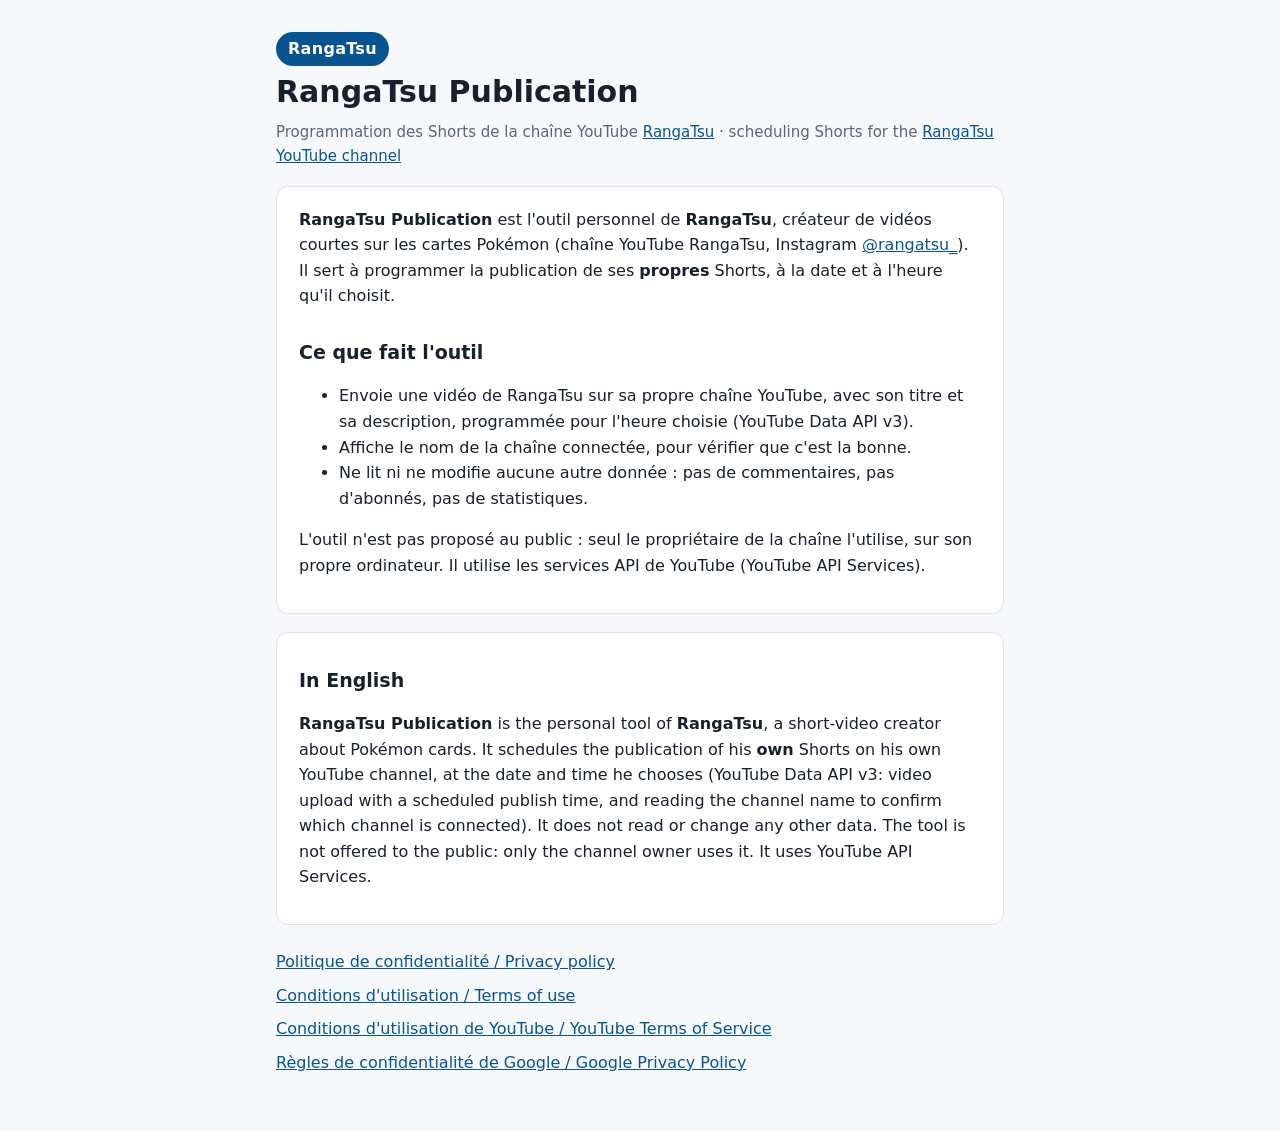
<file: index.html>
<!doctype html>
<html lang="fr">
<head>
<meta charset="utf-8">
<meta name="viewport" content="width=device-width, initial-scale=1">
<title>RangaTsu Publication</title>
<meta name="description" content="RangaTsu Publication : l'outil personnel de RangaTsu pour programmer la publication de ses propres Shorts.">
<link rel="stylesheet" href="style.css">
</head>
<body>
<main>
  <header>
    <p class="marque">RangaTsu</p>
    <h1>RangaTsu Publication</h1>
    <p class="sous-titre">Programmation des Shorts de la chaîne YouTube <a href="https://www.youtube.com/@rangatsuofficiel">RangaTsu</a> ·
      scheduling Shorts for the <a href="https://www.youtube.com/@rangatsuofficiel">RangaTsu YouTube channel</a></p>
  </header>

  <section lang="fr">
    <p><strong>RangaTsu Publication</strong> est l'outil personnel de <strong>RangaTsu</strong>, créateur de vidéos courtes sur les
      cartes Pokémon (chaîne YouTube RangaTsu, Instagram <a href="https://www.instagram.com/rangatsu_/">@rangatsu_</a>).
      Il sert à programmer la publication de ses <strong>propres</strong> Shorts, à la date et à l'heure qu'il choisit.</p>
    <h2>Ce que fait l'outil</h2>
    <ul>
      <li>Envoie une vidéo de RangaTsu sur sa propre chaîne YouTube, avec son titre et sa description, programmée pour l'heure choisie (YouTube Data API v3).</li>
      <li>Affiche le nom de la chaîne connectée, pour vérifier que c'est la bonne.</li>
      <li>Ne lit ni ne modifie aucune autre donnée : pas de commentaires, pas d'abonnés, pas de statistiques.</li>
    </ul>
    <p>L'outil n'est pas proposé au public : seul le propriétaire de la chaîne l'utilise, sur son propre ordinateur.
      Il utilise les services API de YouTube (YouTube API Services).</p>
  </section>

  <section lang="en">
    <h2>In English</h2>
    <p><strong>RangaTsu Publication</strong> is the personal tool of <strong>RangaTsu</strong>, a short-video creator about Pokémon cards.
      It schedules the publication of his <strong>own</strong> Shorts on his own YouTube channel, at the date and time he chooses
      (YouTube Data API v3: video upload with a scheduled publish time, and reading the channel name to confirm which channel is connected).
      It does not read or change any other data. The tool is not offered to the public: only the channel owner uses it.
      It uses YouTube API Services.</p>
  </section>

  <nav>
    <a href="confidentialite.html">Politique de confidentialité / Privacy policy</a>
    <a href="conditions.html">Conditions d'utilisation / Terms of use</a>
    <a href="https://www.youtube.com/t/terms">Conditions d'utilisation de YouTube / YouTube Terms of Service</a>
    <a href="https://policies.google.com/privacy">Règles de confidentialité de Google / Google Privacy Policy</a>
  </nav>
</main>
</body>
</html>
</file>
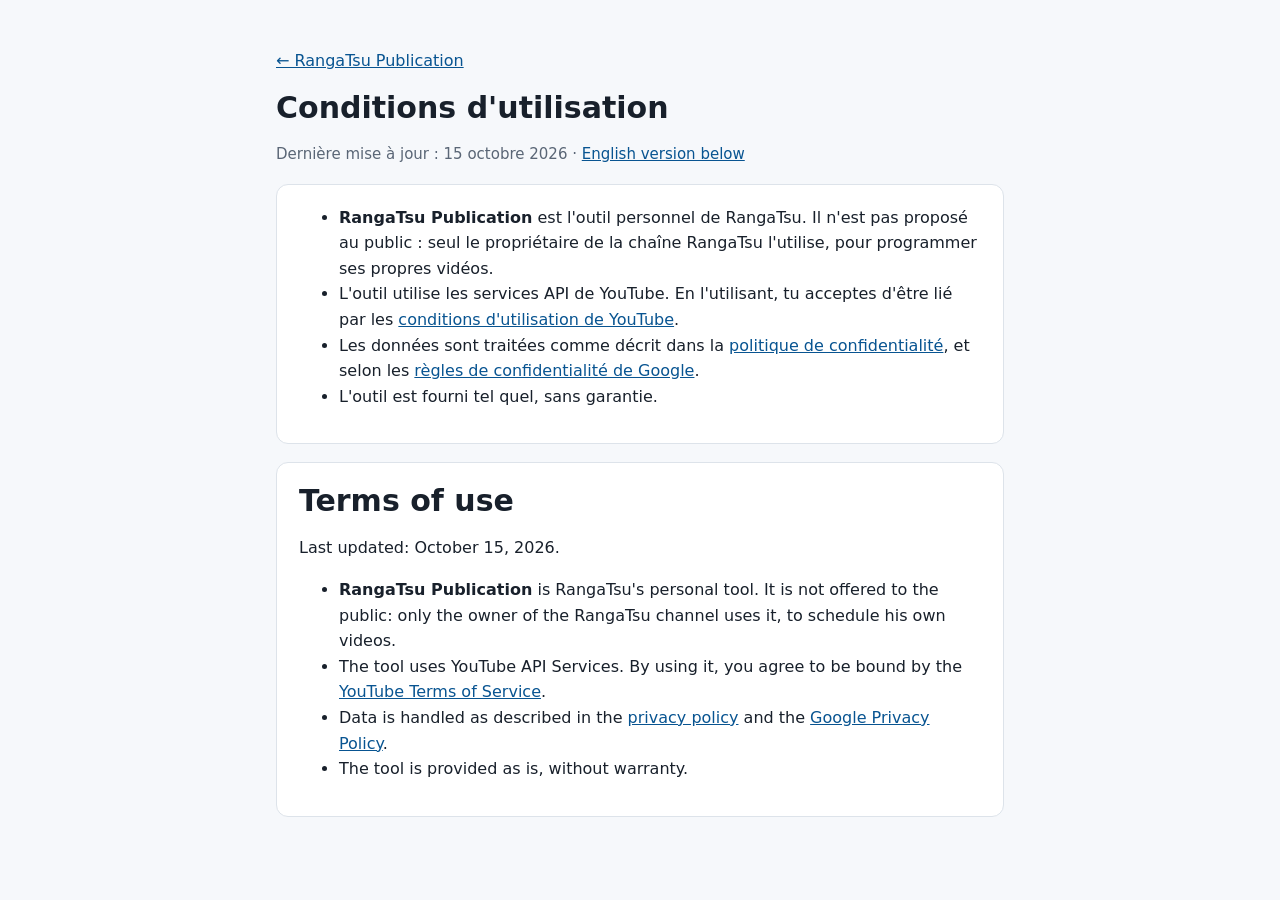
<file: conditions.html>
<!doctype html>
<html lang="fr">
<head>
<meta charset="utf-8">
<meta name="viewport" content="width=device-width, initial-scale=1">
<title>Conditions d'utilisation · RangaTsu Publication</title>
<link rel="stylesheet" href="style.css">
</head>
<body>
<main>
  <p><a href="index.html">← RangaTsu Publication</a></p>
  <h1>Conditions d'utilisation</h1>
  <p class="date">Dernière mise à jour : 15 octobre 2026 · <a href="#en">English version below</a></p>

  <section lang="fr">
    <ul>
      <li><strong>RangaTsu Publication</strong> est l'outil personnel de RangaTsu. Il n'est pas proposé au public : seul le
        propriétaire de la chaîne RangaTsu l'utilise, pour programmer ses propres vidéos.</li>
      <li>L'outil utilise les services API de YouTube. En l'utilisant, tu acceptes d'être lié par les
        <a href="https://www.youtube.com/t/terms">conditions d'utilisation de YouTube</a>.</li>
      <li>Les données sont traitées comme décrit dans la <a href="confidentialite.html">politique de confidentialité</a>,
        et selon les <a href="https://policies.google.com/privacy">règles de confidentialité de Google</a>.</li>
      <li>L'outil est fourni tel quel, sans garantie.</li>
    </ul>
  </section>

  <section lang="en" id="en">
    <h1>Terms of use</h1>
    <p>Last updated: October 15, 2026.</p>
    <ul>
      <li><strong>RangaTsu Publication</strong> is RangaTsu's personal tool. It is not offered to the public: only the owner of
        the RangaTsu channel uses it, to schedule his own videos.</li>
      <li>The tool uses YouTube API Services. By using it, you agree to be bound by the
        <a href="https://www.youtube.com/t/terms">YouTube Terms of Service</a>.</li>
      <li>Data is handled as described in the <a href="confidentialite.html#en">privacy policy</a> and the
        <a href="https://policies.google.com/privacy">Google Privacy Policy</a>.</li>
      <li>The tool is provided as is, without warranty.</li>
    </ul>
  </section>
</main>
</body>
</html>
</file>
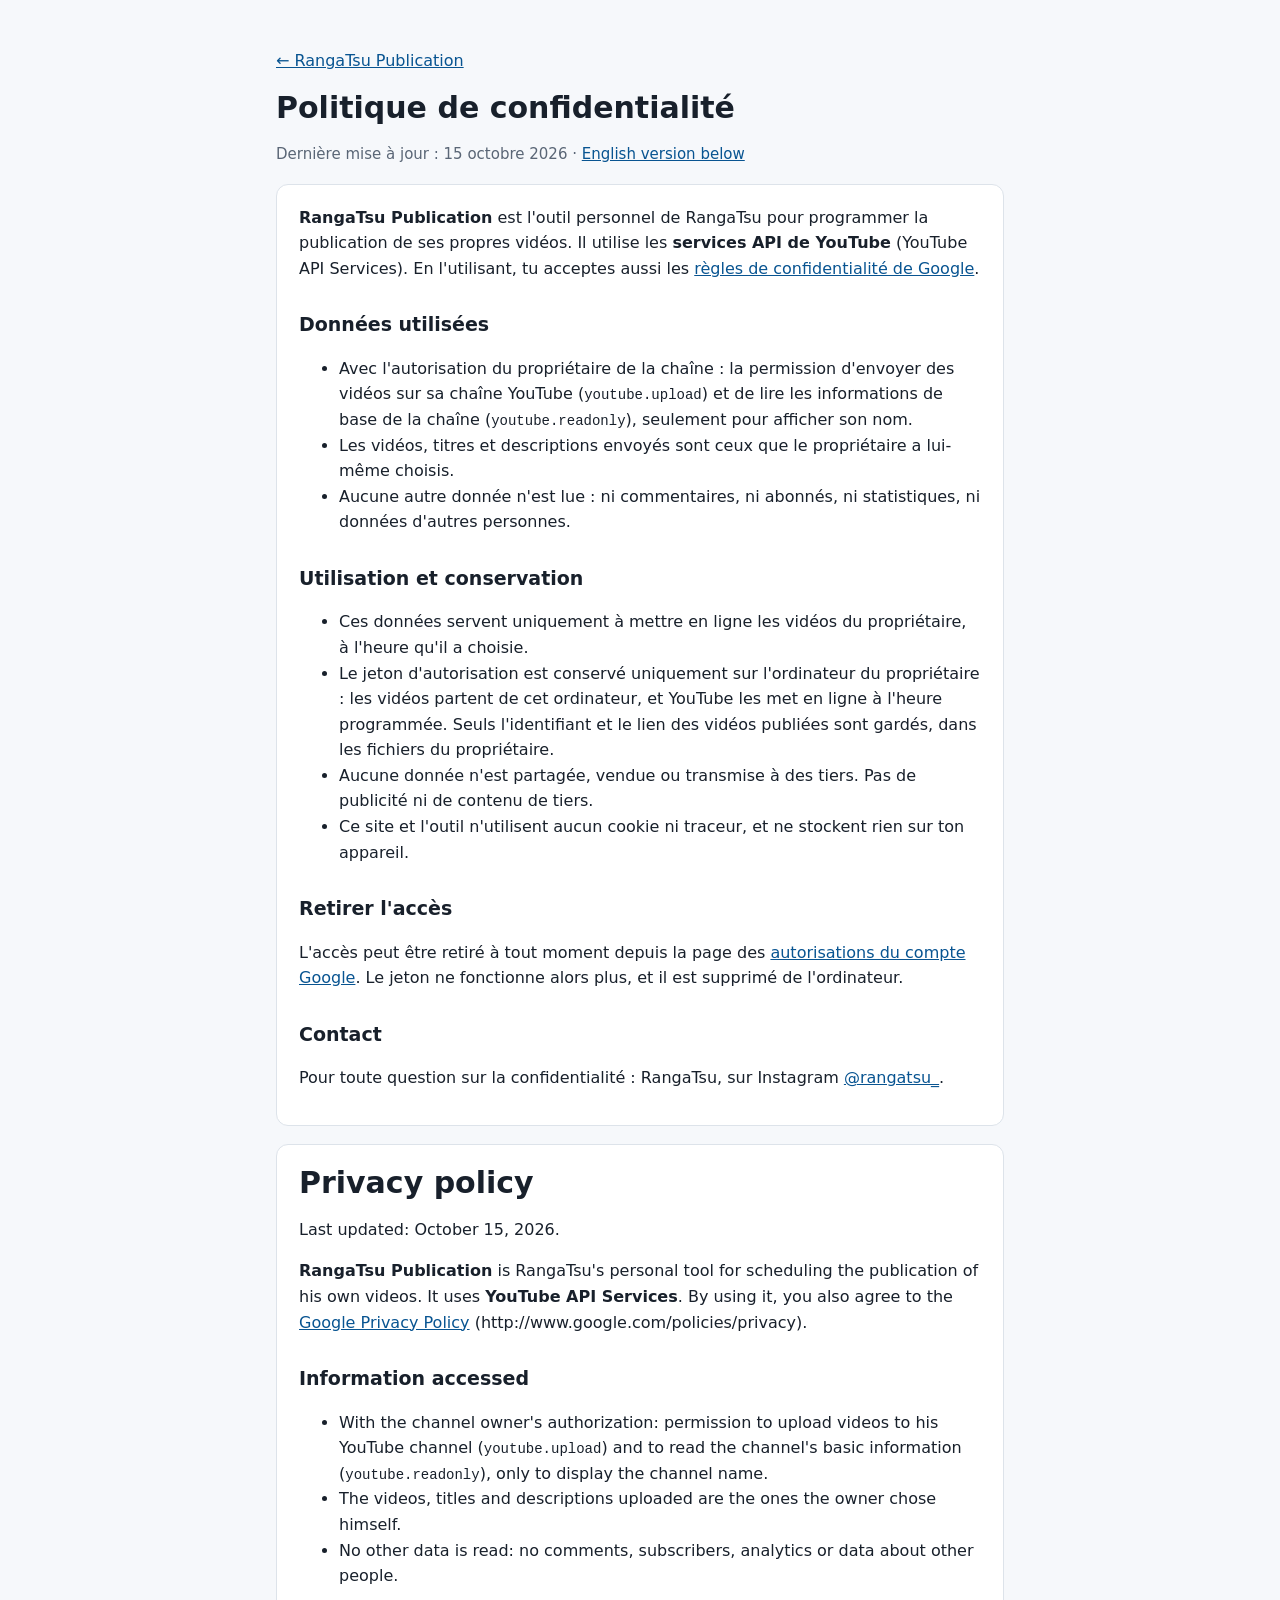
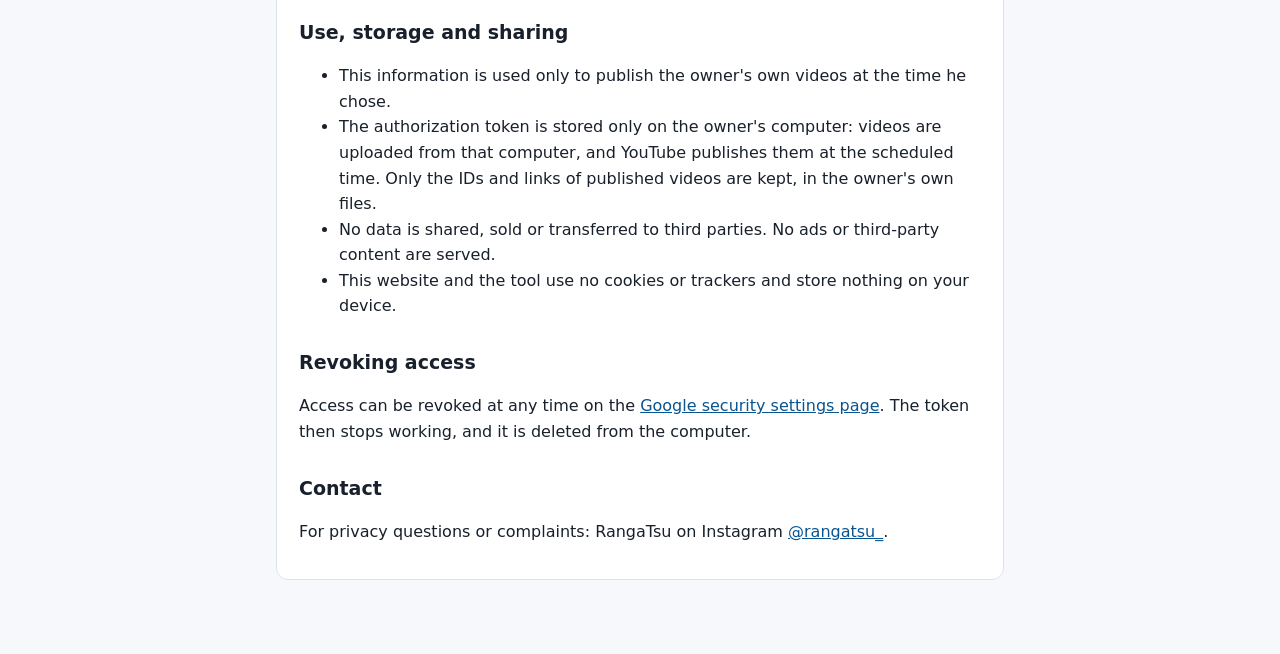
<file: confidentialite.html>
<!doctype html>
<html lang="fr">
<head>
<meta charset="utf-8">
<meta name="viewport" content="width=device-width, initial-scale=1">
<title>Confidentialité · RangaTsu Publication</title>
<link rel="stylesheet" href="style.css">
</head>
<body>
<main>
  <p><a href="index.html">← RangaTsu Publication</a></p>
  <h1>Politique de confidentialité</h1>
  <p class="date">Dernière mise à jour : 15 octobre 2026 · <a href="#en">English version below</a></p>

  <section lang="fr">
    <p><strong>RangaTsu Publication</strong> est l'outil personnel de RangaTsu pour programmer la publication de ses propres
      vidéos. Il utilise les <strong>services API de YouTube</strong> (YouTube API Services). En l'utilisant, tu acceptes aussi
      les <a href="https://policies.google.com/privacy">règles de confidentialité de Google</a>.</p>
    <h2>Données utilisées</h2>
    <ul>
      <li>Avec l'autorisation du propriétaire de la chaîne : la permission d'envoyer des vidéos sur sa chaîne YouTube
        (<code>youtube.upload</code>) et de lire les informations de base de la chaîne (<code>youtube.readonly</code>),
        seulement pour afficher son nom.</li>
      <li>Les vidéos, titres et descriptions envoyés sont ceux que le propriétaire a lui-même choisis.</li>
      <li>Aucune autre donnée n'est lue : ni commentaires, ni abonnés, ni statistiques, ni données d'autres personnes.</li>
    </ul>
    <h2>Utilisation et conservation</h2>
    <ul>
      <li>Ces données servent uniquement à mettre en ligne les vidéos du propriétaire, à l'heure qu'il a choisie.</li>
      <li>Le jeton d'autorisation est conservé uniquement sur l'ordinateur du propriétaire : les vidéos partent de cet
        ordinateur, et YouTube les met en ligne à l'heure programmée. Seuls l'identifiant et le lien des vidéos publiées sont
        gardés, dans les fichiers du propriétaire.</li>
      <li>Aucune donnée n'est partagée, vendue ou transmise à des tiers. Pas de publicité ni de contenu de tiers.</li>
      <li>Ce site et l'outil n'utilisent aucun cookie ni traceur, et ne stockent rien sur ton appareil.</li>
    </ul>
    <h2>Retirer l'accès</h2>
    <p>L'accès peut être retiré à tout moment depuis la page des
      <a href="https://security.google.com/settings/security/permissions">autorisations du compte Google</a>.
      Le jeton ne fonctionne alors plus, et il est supprimé de l'ordinateur.</p>
    <h2>Contact</h2>
    <p>Pour toute question sur la confidentialité : RangaTsu, sur Instagram
      <a href="https://www.instagram.com/rangatsu_/">@rangatsu_</a>.</p>
  </section>

  <section lang="en" id="en">
    <h1>Privacy policy</h1>
    <p>Last updated: October 15, 2026.</p>
    <p><strong>RangaTsu Publication</strong> is RangaTsu's personal tool for scheduling the publication of his own videos.
      It uses <strong>YouTube API Services</strong>. By using it, you also agree to the
      <a href="https://policies.google.com/privacy">Google Privacy Policy</a> (http://www.google.com/policies/privacy).</p>
    <h2>Information accessed</h2>
    <ul>
      <li>With the channel owner's authorization: permission to upload videos to his YouTube channel (<code>youtube.upload</code>)
        and to read the channel's basic information (<code>youtube.readonly</code>), only to display the channel name.</li>
      <li>The videos, titles and descriptions uploaded are the ones the owner chose himself.</li>
      <li>No other data is read: no comments, subscribers, analytics or data about other people.</li>
    </ul>
    <h2>Use, storage and sharing</h2>
    <ul>
      <li>This information is used only to publish the owner's own videos at the time he chose.</li>
      <li>The authorization token is stored only on the owner's computer: videos are uploaded from that computer, and YouTube
        publishes them at the scheduled time. Only the IDs and links of published videos are kept, in the owner's own files.</li>
      <li>No data is shared, sold or transferred to third parties. No ads or third-party content are served.</li>
      <li>This website and the tool use no cookies or trackers and store nothing on your device.</li>
    </ul>
    <h2>Revoking access</h2>
    <p>Access can be revoked at any time on the
      <a href="https://security.google.com/settings/security/permissions">Google security settings page</a>.
      The token then stops working, and it is deleted from the computer.</p>
    <h2>Contact</h2>
    <p>For privacy questions or complaints: RangaTsu on Instagram <a href="https://www.instagram.com/rangatsu_/">@rangatsu_</a>.</p>
  </section>
</main>
</body>
</html>
</file>
<file: style.css>
:root {
  --fond: #f6f8fb; --texte: #18202b; --doux: #5a6676; --lien: #085491; --carte: #ffffff; --ligne: #dde3ea;
}
@media (prefers-color-scheme: dark) {
  :root { --fond: #0e1319; --texte: #e8edf3; --doux: #93a1b3; --lien: #6cb6ff; --carte: #161d26; --ligne: #273242; }
}
* { box-sizing: border-box; }
body { margin: 0; background: var(--fond); color: var(--texte); font: 16px/1.6 system-ui, "Segoe UI", Roboto, sans-serif; }
main { max-width: 760px; margin: 0 auto; padding: 32px 16px 56px; }
a { color: var(--lien); }
h1 { font-size: 30px; line-height: 1.2; margin: 8px 0 16px; }
h2 { font-size: 19px; margin: 28px 0 8px; }
.marque { display: inline-block; margin: 0; padding: 4px 12px; border-radius: 999px; background: #085491; color: #fff; font-weight: 800; letter-spacing: .3px; }
section { background: var(--carte); border: 1px solid var(--ligne); border-radius: 12px; padding: 4px 22px 18px; margin: 18px 0; }
section > h1 { margin-top: 16px; }
.date, .sous-titre { color: var(--doux); font-size: 15px; }
.sous-titre { margin: -6px 0 0; }
code { font-size: 14px; }
nav { display: grid; gap: 8px; margin-top: 24px; }
</file>
